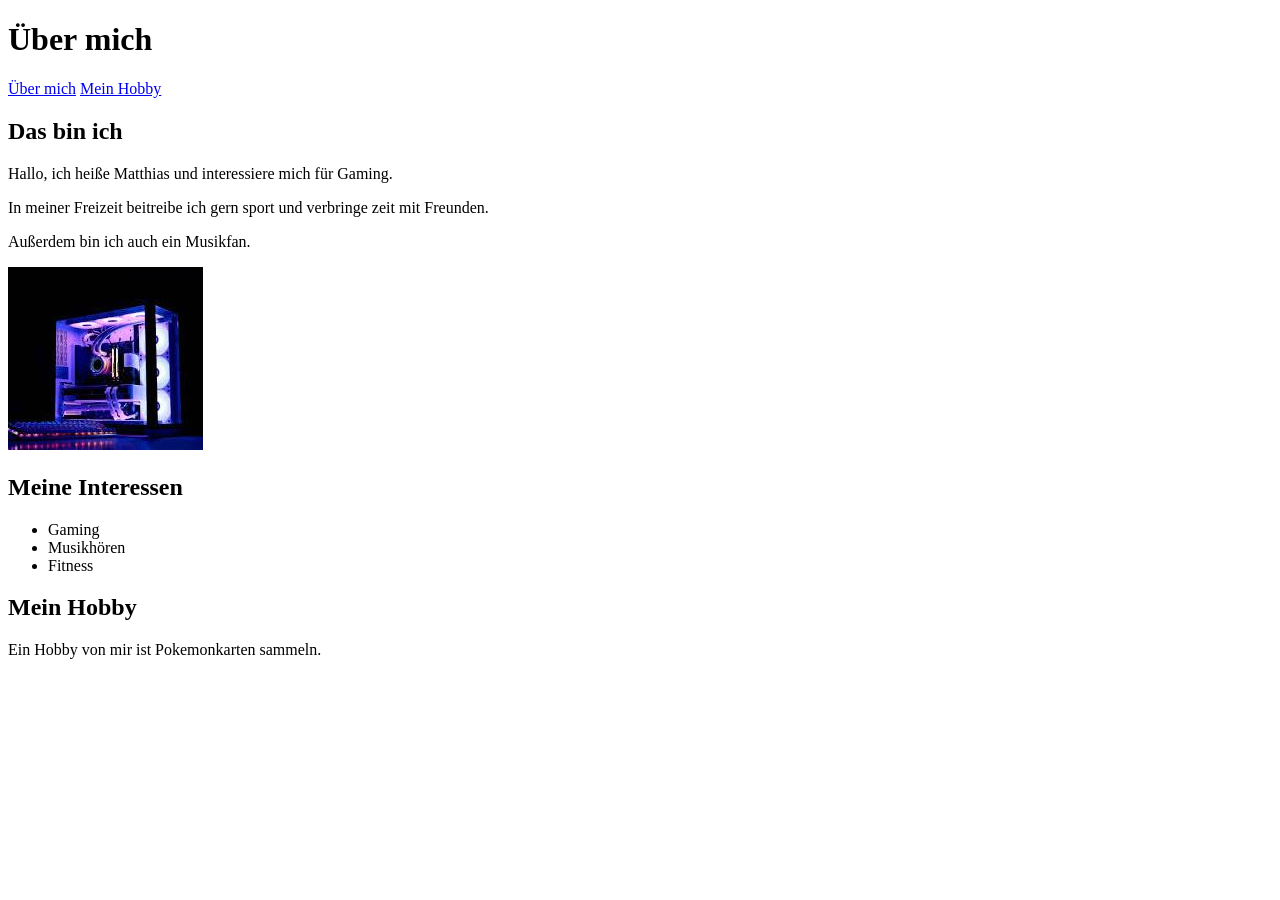
<file: index.html>
<!DOCTYPE html>
<html lang="de">
<head>
    <meta charset="UTF-8">
    <meta name="viewport" content="width=device-width, initial-scale=1.0">
    <title>Über mich</title>
</head>
<body>

    <header>
        <h1>Über mich</h1>

        <nav>
            <a href="#ueber-mich">Über mich</a>
            <a href="#hobby">Mein Hobby</a>
        </nav>
    </header>

    <main>
        <article id="ueber-mich">
            <h2>Das bin ich</h2>

            <p>Hallo, ich heiße Matthias und interessiere mich für Gaming.</p>
            <p>In meiner Freizeit beitreibe ich gern sport und verbringe zeit mit Freunden.</p>
            <p>Außerdem bin ich auch ein Musikfan.</p>

            <img src="Bild.jpg" alt="Gaming">

            <h2>Meine Interessen</h2>
            <ul>
                <li>Gaming</li>
                <li>Musikhören</li>
                <li>Fitness</li>
            </ul>
        </article>

        <aside id="hobby">
            <h2>Mein Hobby</h2>
            <p>Ein Hobby von mir ist Pokemonkarten sammeln.</p>
        </aside>
    </main>

</body>
</html>
</file>
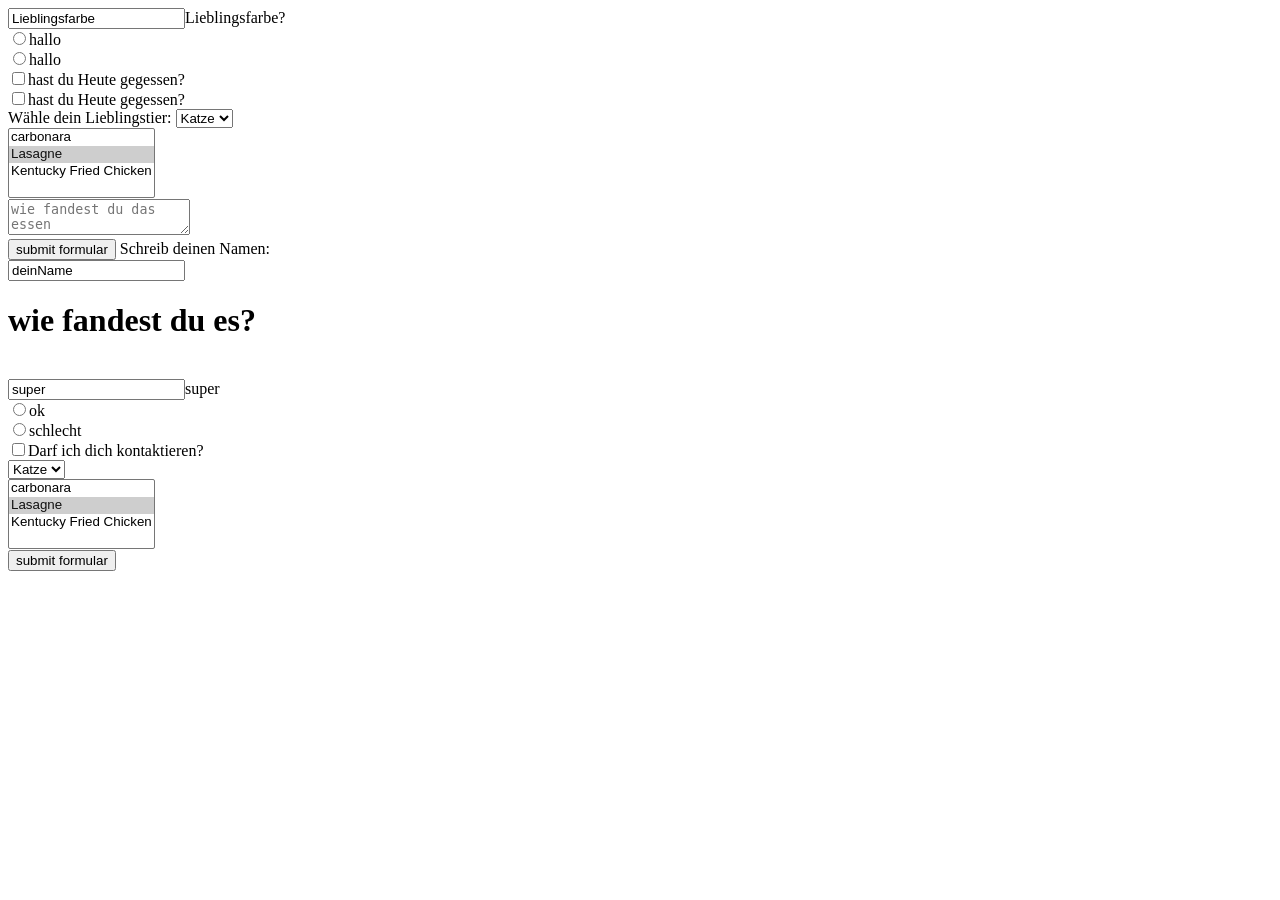
<file: formular.html>
<!DOCTYPE html>
<html lang="en">

<head>
    <meta charset="UTF-8">
    <meta name="viewport" content="width=device-width, initial-scale=1.0">
    <title>Document</title>
</head>

<body>
    <form action="mailto:hae250896@spengergasse.at" method="post" enctype="text/plain">
        <input type="text" value="Lieblingsfarbe" placeholder="schreib hier rein">Lieblingsfarbe?<br>
        <input type="radio" value="hallo">hallo<br>
        <input type="radio" value="hallo">hallo<br>
        <input type="checkbox" value="heuteGegessen"><a>hast du Heute gegessen?</a><br>
        <input type="checkbox" value="heuteGegessen"><a>hast du Heute gegessen?</a><br>
        <label for="autsch">Wähle dein Lieblingstier:</label>
        <select id="autsch" name="tier">
            <option value="hund">Hund</option>
            <option value="katze" selected>Katze</option>
            <option value="maus">Maus</option>
        </select><br>
        <select id="autsch" name="Essen" multiple>
            <option value="Spaghetti carbonara">carbonara</option>
            <option value="Lasagne" selected>Lasagne</option>
            <option value="Kentucky Fried Chicken">Kentucky Fried Chicken</option>
        </select><br>
        <textarea name="bewertung" placeholder="wie fandest du das essen"></textarea><br>
        <input type="submit" value="submit formular">

        <form action="mailto:feedback@example.at" method="post" enctype="text/plain">
            <label for="deinName">Schreib deinen Namen:</label><br>
            <input type="text" value="deinName" placeholder="schreib deinen Namen hir hinein"><br>
            <h1>wie fandest du es?</h1><br>
            <input type="" value="super">super<br>
            <input type="radio" value="ok">ok<br>
            <input type="radio" value="schlecht">schlecht<br>
            <input type="checkbox" value="kontakt"><a>Darf ich dich kontaktieren?</a><br>
            <select id="autsch" name="tier">
                <option value="hund">Hund</option>
                <option value="katze" selected>Katze</option>
                <option value="maus">Maus</option>
            </select><br>
            <select id="autsch" name="Essen" multiple>
                <option value="Spaghetti carbonara">carbonara</option>
                <option value="Lasagne" selected>Lasagne</option>
                <option value="Kentucky Fried Chicken">Kentucky Fried Chicken</option>
            </select><br>
            <input type="submit" value="submit formular">


        </form>
</body>

</html>
</file>
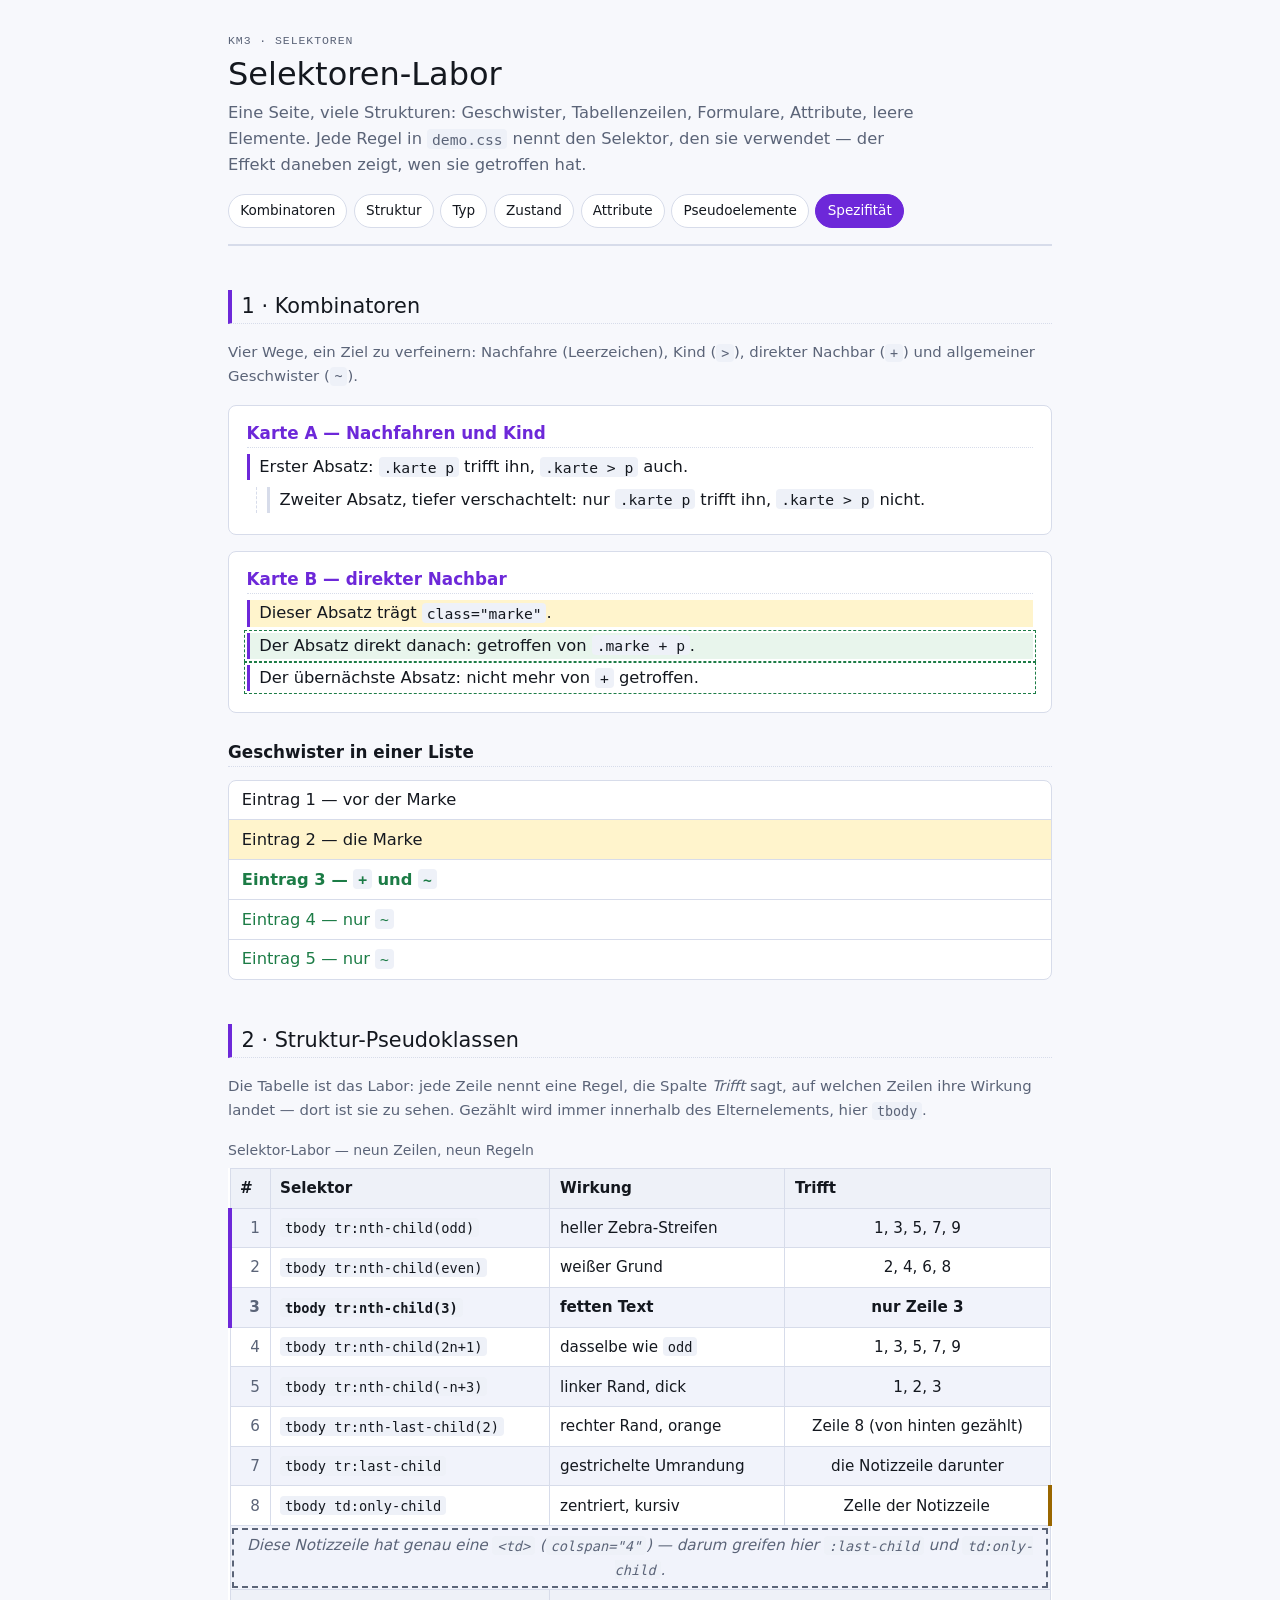
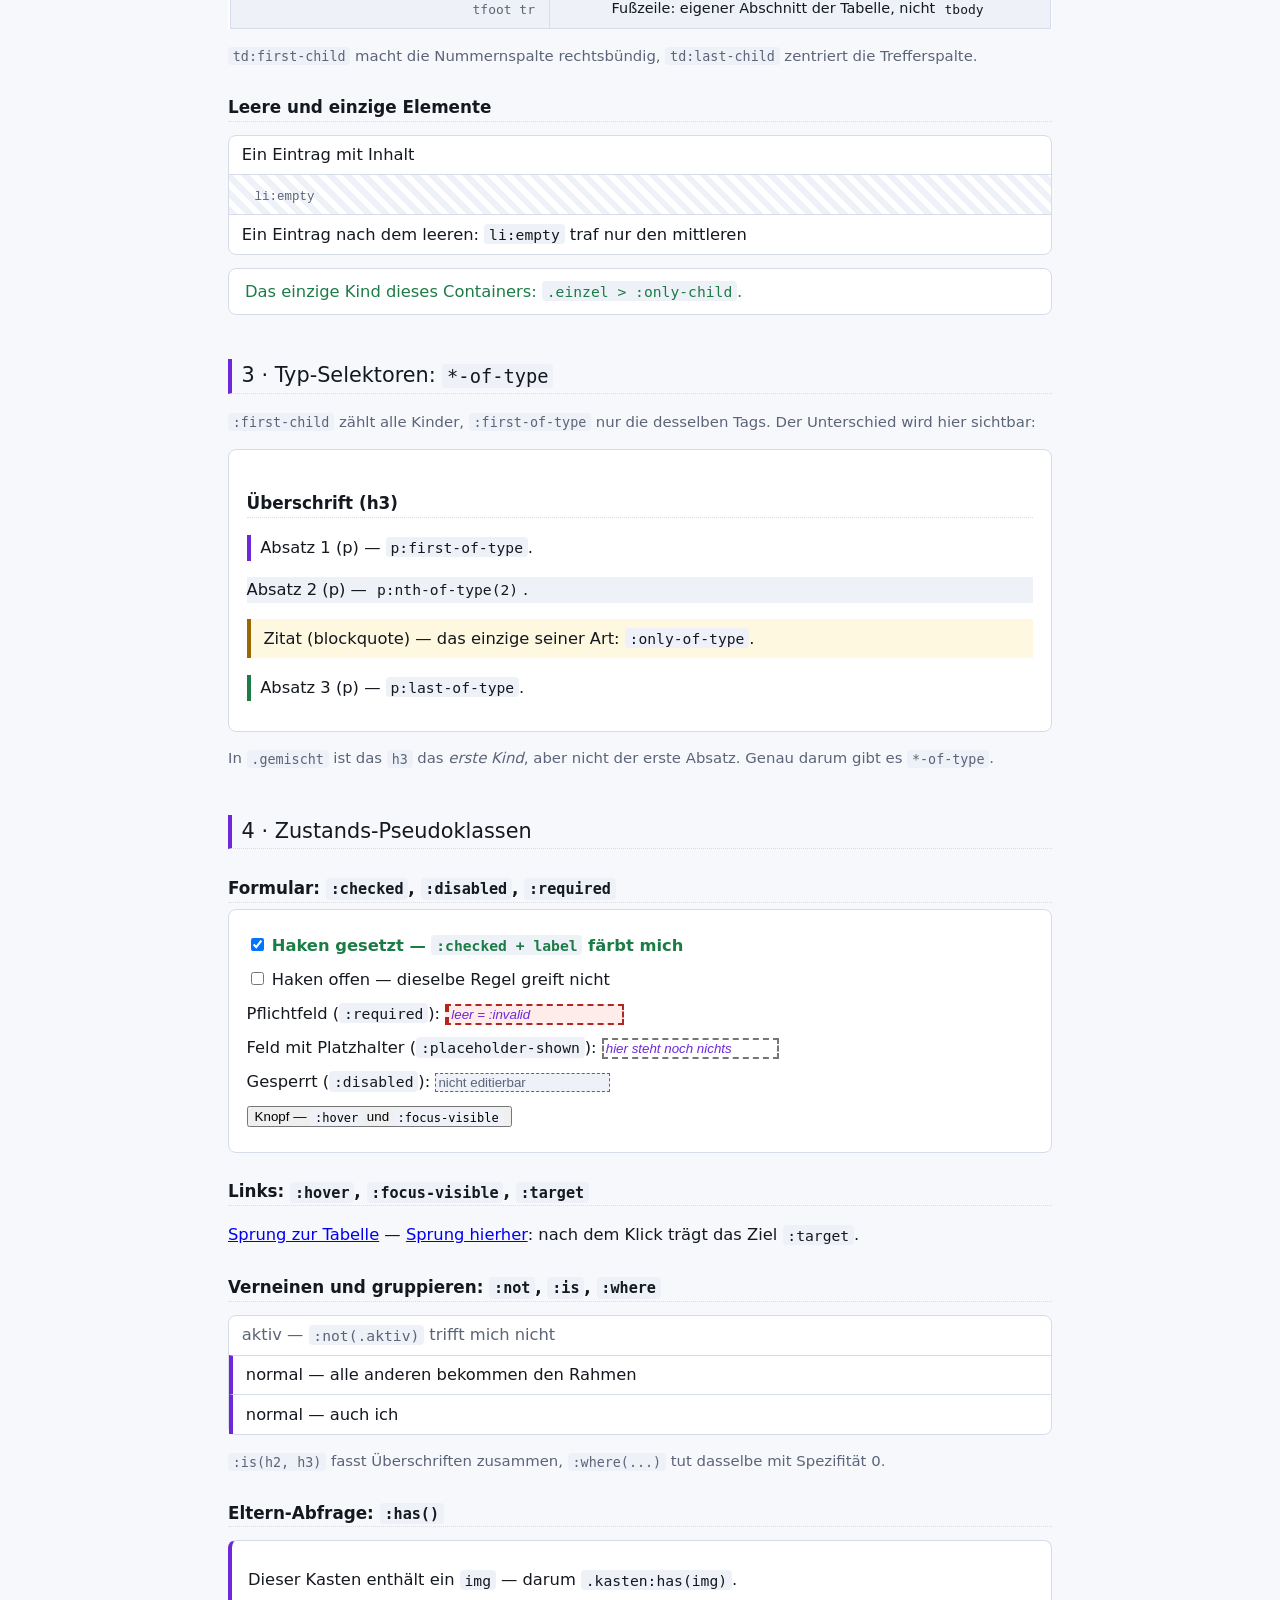
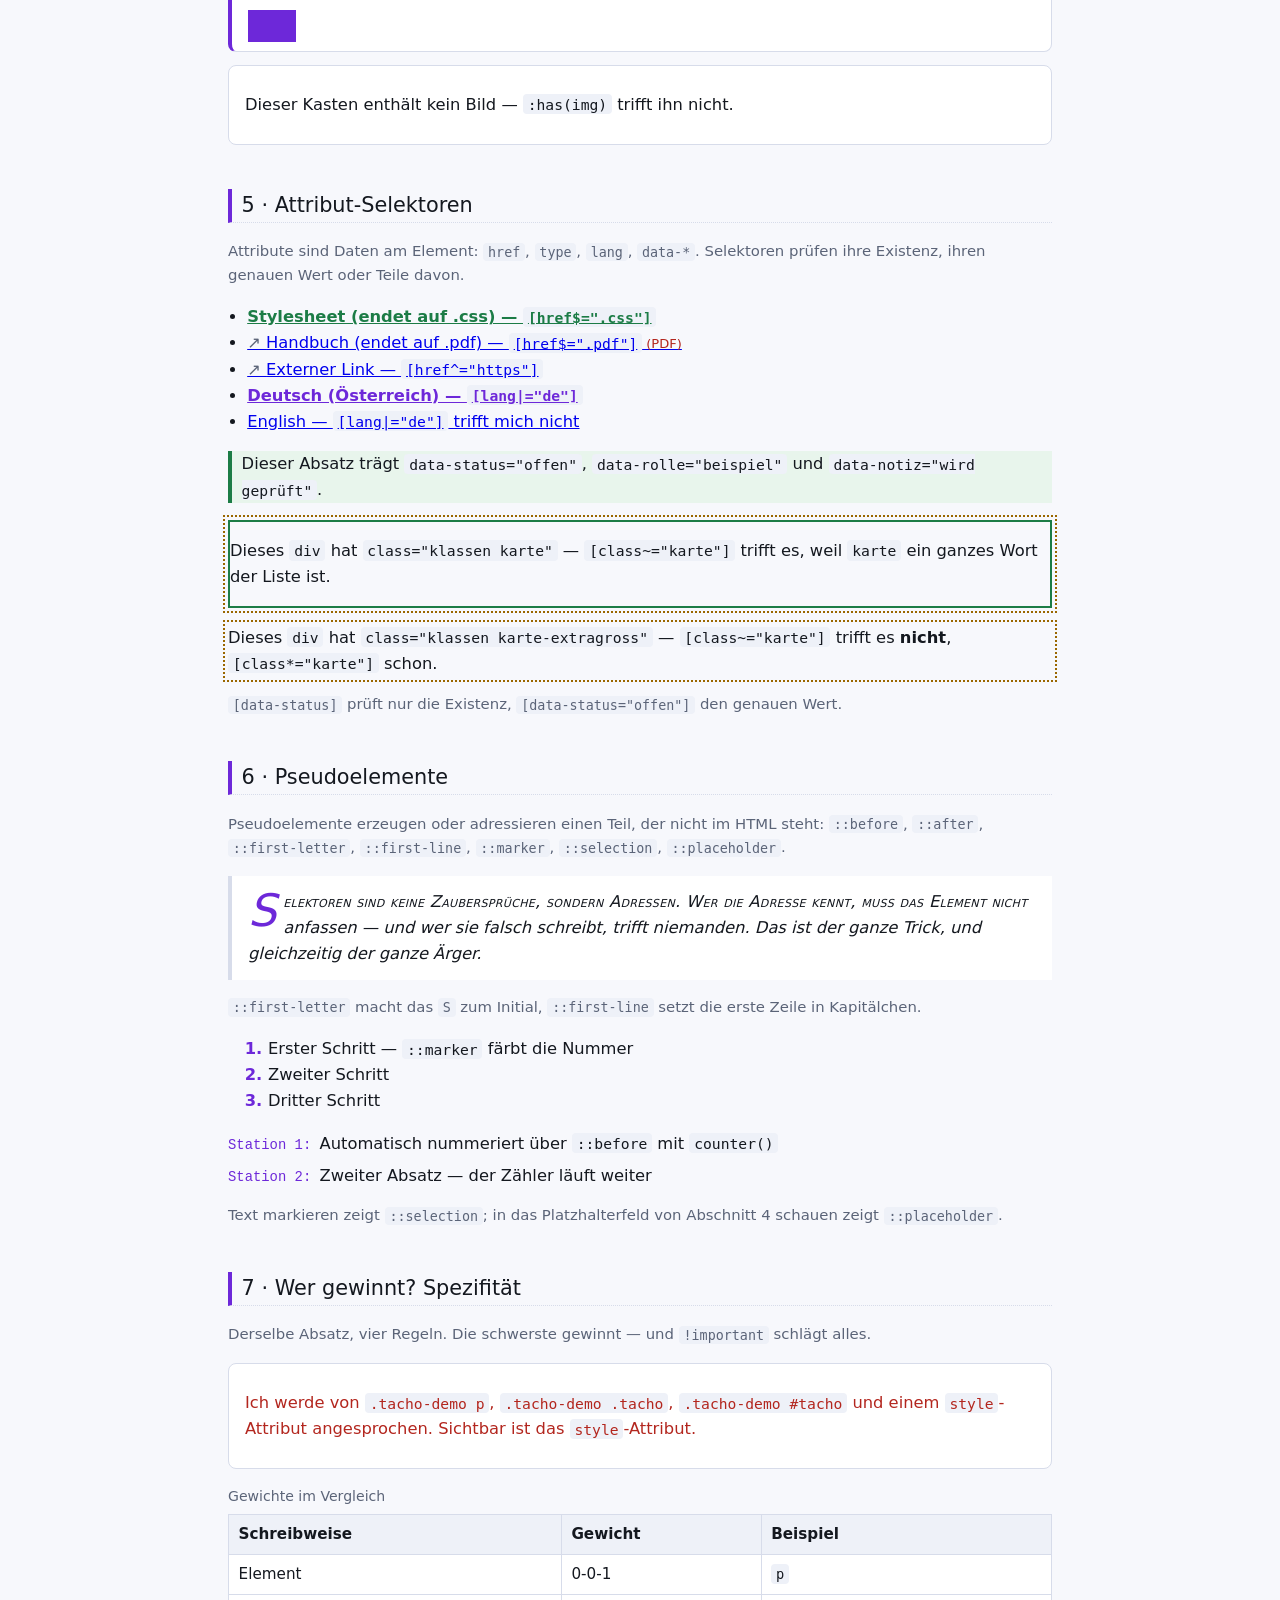
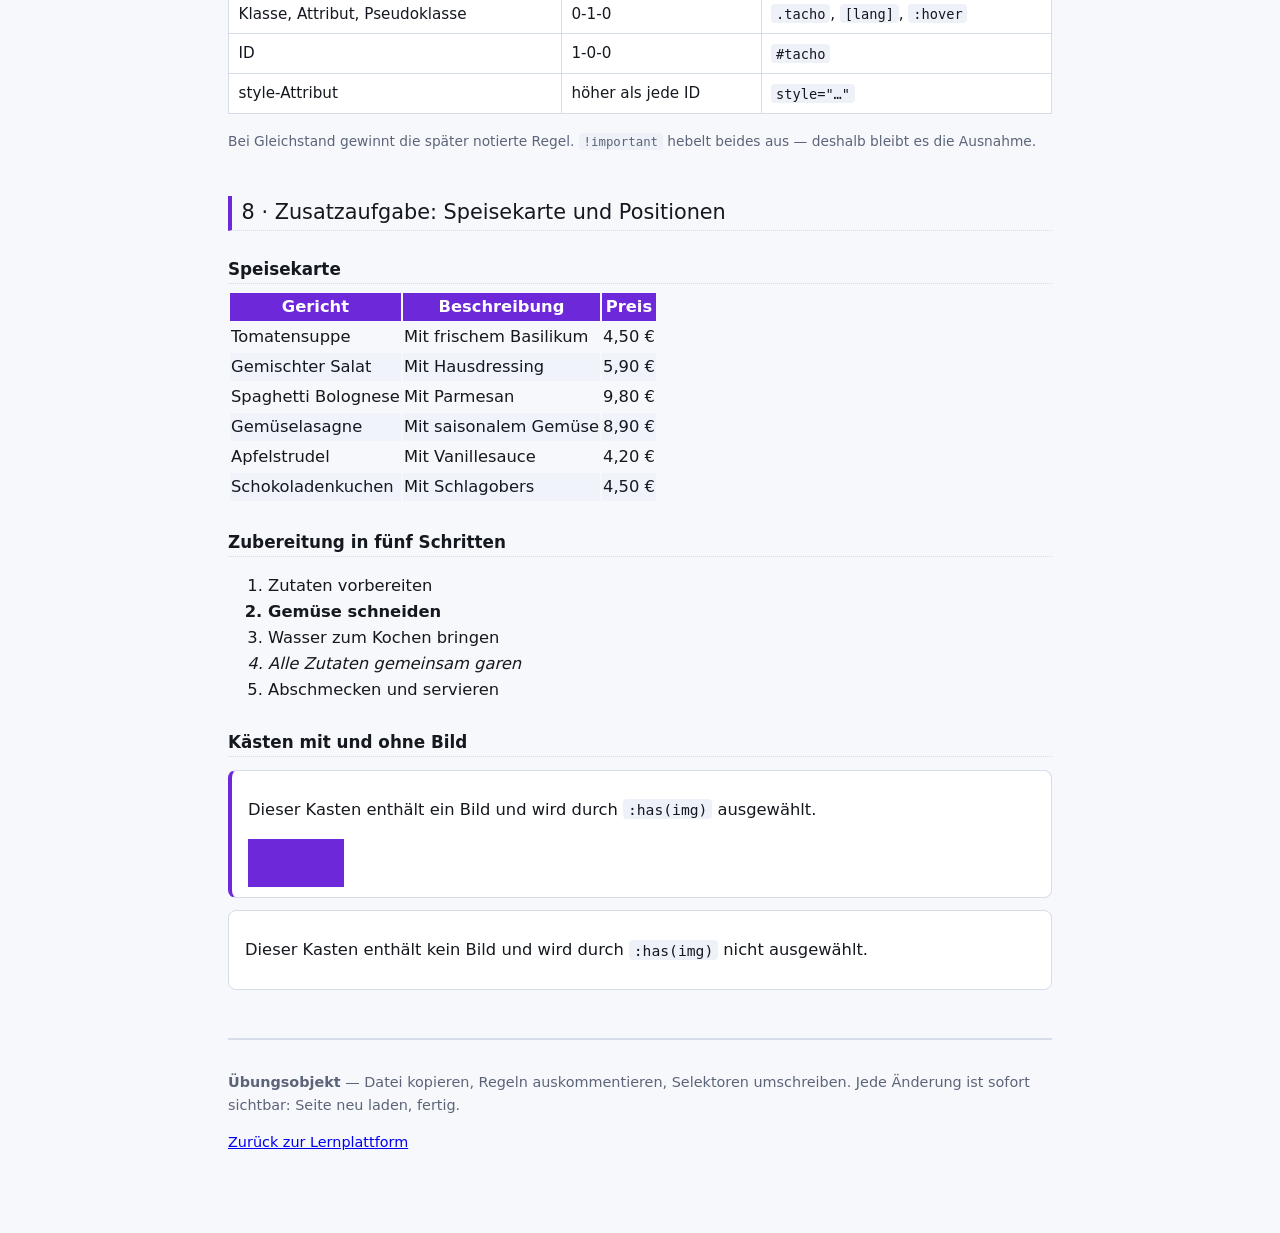
<file: 10.11 css selektoren/demo_bearbeitet.html>
<!DOCTYPE html>
<html lang="de">
<head>
    <meta charset="UTF-8">
    <meta name="viewport" content="width=device-width, initial-scale=1.0">
    <title>Selektoren-Labor — jede Regel trifft genau, was sie soll</title>
    <link rel="stylesheet" href="demo_bearbeitet.css">
</head>
<body>

<!-- ===================================================================
     Diese Seite ist das Übungsobjekt: lauter Strukturen, an denen sich
     jede Selektoren-Art zeigen lässt. demo.css daneben enthält zu jeder
     Regel einen Kommentar mit dem Selektor und seiner Wirkung.
     Vorgehen: DevTools öffnen (F12) → Elements → Element anklicken →
     rechts unter „Styles" sieht man, welche Regel greift. Regel in
     demo.css auskommentieren → Effekt verschwindet.
     =================================================================== -->

<header class="seite">
    <p class="kicker">KM3 · Selektoren</p>
    <h1>Selektoren-Labor</h1>
    <p class="intro">
        Eine Seite, viele Strukturen: Geschwister, Tabellenzeilen, Formulare,
        Attribute, leere Elemente. Jede Regel in <code>demo.css</code> nennt
        den Selektor, den sie verwendet — der Effekt daneben zeigt, wen sie
        getroffen hat.
    </p>
    <nav class="wegweiser" aria-label="Abschnitte">
        <a href="#kombinatoren">Kombinatoren</a>
        <a href="#struktur">Struktur</a>
        <a href="#typ">Typ</a>
        <a href="#zustand">Zustand</a>
        <a href="#attribute">Attribute</a>
        <a href="#pseudo">Pseudoelemente</a>
        <a href="#spezifitaet">Spezifität</a>
    </nav>
</header>

<main>

<!-- ------------------------------------------------------ Kombinatoren -->
<section id="kombinatoren">
    <h2>1 · Kombinatoren</h2>
    <p class="hinweis">
        Vier Wege, ein Ziel zu verfeinern: Nachfahre (Leerzeichen),
        Kind (<code>&gt;</code>), direkter Nachbar (<code>+</code>) und
        allgemeiner Geschwister (<code>~</code>).
    </p>

    <article class="karte">
        <h3>Karte A — Nachfahren und Kind</h3>
        <p>Erster Absatz: <code>.karte p</code> trifft ihn, <code>.karte &gt; p</code> auch.</p>
        <div class="innen">
            <p>Zweiter Absatz, tiefer verschachtelt: nur <code>.karte p</code> trifft ihn,
                <code>.karte &gt; p</code> nicht.</p>
        </div>
    </article>

    <article class="karte">
        <h3>Karte B — direkter Nachbar</h3>
        <p class="marke">Dieser Absatz trägt <code>class="marke"</code>.</p>
        <p>Der Absatz direkt danach: getroffen von <code>.marke + p</code>.</p>
        <p>Der übernächste Absatz: nicht mehr von <code>+</code> getroffen.</p>
    </article>

    <h3>Geschwister in einer Liste</h3>
    <ul class="liste">
        <li>Eintrag 1 — vor der Marke</li>
        <li class="marke">Eintrag 2 — die Marke</li>
        <li>Eintrag 3 — <code>+</code> und <code>~</code></li>
        <li>Eintrag 4 — nur <code>~</code></li>
        <li>Eintrag 5 — nur <code>~</code></li>
    </ul>
</section>

<!-- ---------------------------------------------------------- Struktur -->
<section id="struktur">
    <h2>2 · Struktur-Pseudoklassen</h2>
    <p class="hinweis">
        Die Tabelle ist das Labor: jede Zeile nennt eine Regel, die Spalte
        <em>Trifft</em> sagt, auf welchen Zeilen ihre Wirkung landet — dort
        ist sie zu sehen. Gezählt wird immer innerhalb des Elternelements,
        hier <code>tbody</code>.
    </p>

    <table class="labor">
        <caption>Selektor-Labor — neun Zeilen, neun Regeln</caption>
        <thead>
            <tr>
                <th scope="col">#</th>
                <th scope="col">Selektor</th>
                <th scope="col">Wirkung</th>
                <th scope="col">Trifft</th>
            </tr>
        </thead>
        <tbody>
            <tr>
                <td>1</td>
                <td><code>tbody tr:nth-child(odd)</code></td>
                <td>heller Zebra-Streifen</td>
                <td>1, 3, 5, 7, 9</td>
            </tr>
            <tr>
                <td>2</td>
                <td><code>tbody tr:nth-child(even)</code></td>
                <td>weißer Grund</td>
                <td>2, 4, 6, 8</td>
            </tr>
            <tr>
                <td>3</td>
                <td><code>tbody tr:nth-child(3)</code></td>
                <td>fetten Text</td>
                <td>nur Zeile 3</td>
            </tr>
            <tr>
                <td>4</td>
                <td><code>tbody tr:nth-child(2n+1)</code></td>
                <td>dasselbe wie <code>odd</code></td>
                <td>1, 3, 5, 7, 9</td>
            </tr>
            <tr>
                <td>5</td>
                <td><code>tbody tr:nth-child(-n+3)</code></td>
                <td>linker Rand, dick</td>
                <td>1, 2, 3</td>
            </tr>
            <tr>
                <td>6</td>
                <td><code>tbody tr:nth-last-child(2)</code></td>
                <td>rechter Rand, orange</td>
                <td>Zeile 8 (von hinten gezählt)</td>
            </tr>
            <tr>
                <td>7</td>
                <td><code>tbody tr:last-child</code></td>
                <td>gestrichelte Umrandung</td>
                <td>die Notizzeile darunter</td>
            </tr>
            <tr>
                <td>8</td>
                <td><code>tbody td:only-child</code></td>
                <td>zentriert, kursiv</td>
                <td>Zelle der Notizzeile</td>
            </tr>
            <tr>
                <td colspan="4">Diese Notizzeile hat genau eine <code>&lt;td&gt;</code> (<code>colspan="4"</code>) — darum greifen hier <code>:last-child</code> und <code>td:only-child</code>.</td>
            </tr>
        </tbody>
        <tfoot>
            <tr>
                <td colspan="2"><code>tfoot tr</code></td>
                <td colspan="2">Fußzeile: eigener Abschnitt der Tabelle, nicht <code>tbody</code></td>
            </tr>
        </tfoot>
    </table>

    <p class="hinweis">
        <code>td:first-child</code> macht die Nummernspalte rechtsbündig,
        <code>td:last-child</code> zentriert die Trefferspalte.
    </p>

    <h3>Leere und einzige Elemente</h3>
    <ul class="liste">
        <li>Ein Eintrag mit Inhalt</li>
        <li class="leer"></li>
        <li>Ein Eintrag nach dem leeren: <code>li:empty</code> traf nur den mittleren</li>
    </ul>
    <div class="einzel">
        <p>Das einzige Kind dieses Containers: <code>.einzel &gt; :only-child</code>.</p>
    </div>
</section>

<!-- --------------------------------------------------------------- Typ -->
<section id="typ">
    <h2>3 · Typ-Selektoren: <code>*-of-type</code></h2>
    <p class="hinweis">
        <code>:first-child</code> zählt alle Kinder, <code>:first-of-type</code>
        nur die desselben Tags. Der Unterschied wird hier sichtbar:
    </p>

    <article class="gemischt">
        <h3>Überschrift (h3)</h3>
        <p>Absatz 1 (p) — <code>p:first-of-type</code>.</p>
        <p>Absatz 2 (p) — <code>p:nth-of-type(2)</code>.</p>
        <blockquote>Zitat (blockquote) — das einzige seiner Art: <code>:only-of-type</code>.</blockquote>
        <p>Absatz 3 (p) — <code>p:last-of-type</code>.</p>
    </article>

    <p class="hinweis">
        In <code>.gemischt</code> ist das <code>h3</code> das
        <em>erste Kind</em>, aber nicht der erste Absatz. Genau darum gibt es
        <code>*-of-type</code>.
    </p>
</section>

<!-- ----------------------------------------------------------- Zustand -->
<section id="zustand">
    <h2>4 · Zustands-Pseudoklassen</h2>

    <h3>Formular: <code>:checked</code>, <code>:disabled</code>, <code>:required</code></h3>
    <form class="formular">
        <p class="feld">
            <input type="checkbox" id="demo-haken" checked>
            <label for="demo-haken">Haken gesetzt — <code>:checked + label</code> färbt mich</label>
        </p>
        <p class="feld">
            <input type="checkbox" id="demo-haken-2">
            <label for="demo-haken-2">Haken offen — dieselbe Regel greift nicht</label>
        </p>
        <p class="feld">
            <label for="demo-text">Pflichtfeld (<code>:required</code>):</label>
            <input type="text" id="demo-text" required placeholder="leer = :invalid">
        </p>
        <p class="feld">
            <label for="demo-text-2">Feld mit Platzhalter (<code>:placeholder-shown</code>):</label>
            <input type="text" id="demo-text-2" placeholder="hier steht noch nichts">
        </p>
        <p class="feld">
            <label for="demo-gesperrt">Gesperrt (<code>:disabled</code>):</label>
            <input type="text" id="demo-gesperrt" value="nicht editierbar" disabled>
        </p>
        <p class="feld">
            <button type="button">Knopf — <code>:hover</code> und <code>:focus-visible</code></button>
        </p>
    </form>

    <h3>Links: <code>:hover</code>, <code>:focus-visible</code>, <code>:target</code></h3>
    <p>
        <a href="#struktur">Sprung zur Tabelle</a> —
        <a href="#zustand">Sprung hierher</a>: nach dem Klick trägt das Ziel
        <code>:target</code>.
    </p>

    <h3>Verneinen und gruppieren: <code>:not</code>, <code>:is</code>, <code>:where</code></h3>
    <ul class="liste auswahl">
        <li class="aktiv">aktiv — <code>:not(.aktiv)</code> trifft mich nicht</li>
        <li>normal — alle anderen bekommen den Rahmen</li>
        <li>normal — auch ich</li>
    </ul>
    <p class="hinweis">
        <code>:is(h2, h3)</code> fasst Überschriften zusammen,
        <code>:where(...)</code> tut dasselbe mit Spezifität 0.
    </p>

    <h3>Eltern-Abfrage: <code>:has()</code></h3>
    <div class="kasten">
        <p>Dieser Kasten enthält ein <code>img</code> — darum <code>.kasten:has(img)</code>.</p>
        <img src="data:image/svg+xml,%3Csvg xmlns='http://www.w3.org/2000/svg' width='48' height='32'%3E%3Crect width='48' height='32' fill='%236d28d9'/%3E%3C/svg%3E"
             alt="Platzhalterbild" width="48" height="32">
    </div>
    <div class="kasten">
        <p>Dieser Kasten enthält kein Bild — <code>:has(img)</code> trifft ihn nicht.</p>
    </div>
</section>

<!-- -------------------------------------------------------- Attribute -->
<section id="attribute">
    <h2>5 · Attribut-Selektoren</h2>
    <p class="hinweis">
        Attribute sind Daten am Element: <code>href</code>, <code>type</code>,
        <code>lang</code>, <code>data-*</code>. Selektoren prüfen ihre
        Existenz, ihren genauen Wert oder Teile davon.
    </p>

    <ul class="links">
        <li><a href="demo.css">Stylesheet (endet auf .css) — <code>[href$=".css"]</code></a></li>
        <li><a href="https://example.org/handbuch.pdf">Handbuch (endet auf .pdf) — <code>[href$=".pdf"]</code></a></li>
        <li><a href="https://example.org/">Externer Link — <code>[href^="https"]</code></a></li>
        <li><a href="#attribute" lang="de-AT">Deutsch (Österreich) — <code>[lang|="de"]</code></a></li>
        <li><a href="#attribute" lang="en">English — <code>[lang|="de"]</code> trifft mich nicht</a></li>
    </ul>

    <p class="daten" data-status="offen" data-rolle="beispiel" data-notiz="wird geprüft">
        Dieser Absatz trägt <code>data-status="offen"</code>,
        <code>data-rolle="beispiel"</code> und
        <code>data-notiz="wird geprüft"</code>.
    </p>

    <div class="klassen karte">
        <p>Dieses <code>div</code> hat <code>class="klassen karte"</code> —
            <code>[class~="karte"]</code> trifft es, weil <code>karte</code>
            ein ganzes Wort der Liste ist.</p>
    </div>
    <div class="klassen karte-extragross">
        <p>Dieses <code>div</code> hat <code>class="klassen karte-extragross"</code> —
            <code>[class~="karte"]</code> trifft es <strong>nicht</strong>,
            <code>[class*="karte"]</code> schon.</p>
    </div>

    <p class="hinweis">
        <code>[data-status]</code> prüft nur die Existenz,
        <code>[data-status="offen"]</code> den genauen Wert.
    </p>
</section>

<!-- ---------------------------------------------------- Pseudoelemente -->
<section id="pseudo">
    <h2>6 · Pseudoelemente</h2>
    <p class="hinweis">
        Pseudoelemente erzeugen oder adressieren einen Teil, der nicht im HTML
        steht: <code>::before</code>, <code>::after</code>, <code>::first-letter</code>,
        <code>::first-line</code>, <code>::marker</code>, <code>::selection</code>,
        <code>::placeholder</code>.
    </p>

    <blockquote class="zitat">
        Selektoren sind keine Zaubersprüche, sondern Adressen. Wer die Adresse
        kennt, muss das Element nicht anfassen — und wer sie falsch schreibt,
        trifft niemanden. Das ist der ganze Trick, und gleichzeitig der ganze
        Ärger.
    </blockquote>
    <p class="hinweis">
        <code>::first-letter</code> macht das <code>S</code> zum Initial,
        <code>::first-line</code> setzt die erste Zeile in Kapitälchen.
    </p>

    <ol class="schritte">
        <li>Erster Schritt — <code>::marker</code> färbt die Nummer</li>
        <li>Zweiter Schritt</li>
        <li>Dritter Schritt</li>
    </ol>

    <p class="zaehler">Automatisch nummeriert über <code>::before</code> mit <code>counter()</code></p>
    <p class="zaehler">Zweiter Absatz — der Zähler läuft weiter</p>

    <p class="hinweis">
        Text markieren zeigt <code>::selection</code>; in das Platzhalterfeld
        von Abschnitt 4 schauen zeigt <code>::placeholder</code>.
    </p>
</section>

<!-- -------------------------------------------------------- Spezifität -->
<section id="spezifitaet">
    <h2>7 · Wer gewinnt? Spezifität</h2>
    <p class="hinweis">
        Derselbe Absatz, vier Regeln. Die schwerste gewinnt — und
        <code>!important</code> schlägt alles.
    </p>

    <div class="tacho-demo">
        <p class="tacho" id="tacho" style="color: #b3261e;">
            Ich werde von <code>.tacho-demo p</code>, <code>.tacho-demo .tacho</code>,
            <code>.tacho-demo #tacho</code> und einem <code>style</code>-Attribut
            angesprochen. Sichtbar ist das <code>style</code>-Attribut.
        </p>
    </div>

    <table class="gewichte">
        <caption>Gewichte im Vergleich</caption>
        <thead>
            <tr><th scope="col">Schreibweise</th><th scope="col">Gewicht</th><th scope="col">Beispiel</th></tr>
        </thead>
        <tbody>
            <tr><td>Element</td><td>0-0-1</td><td><code>p</code></td></tr>
            <tr><td>Klasse, Attribut, Pseudoklasse</td><td>0-1-0</td><td><code>.tacho</code>, <code>[lang]</code>, <code>:hover</code></td></tr>
            <tr><td>ID</td><td>1-0-0</td><td><code>#tacho</code></td></tr>
            <tr><td>style-Attribut</td><td>höher als jede ID</td><td><code>style="…"</code></td></tr>
        </tbody>
    </table>
    <p class="fussnote">
        Bei Gleichstand gewinnt die später notierte Regel. <code>!important</code>
        hebelt beides aus — deshalb bleibt es die Ausnahme.
    </p>
</section>



<!-- ----------------------------------------------------- Zusatzaufgabe -->
<section>
    <h2>8 · Zusatzaufgabe: Speisekarte und Positionen</h2>

    <h3>Speisekarte</h3>
    <table>
        <thead>
            <tr>
                <th scope="col">Gericht</th>
                <th scope="col">Beschreibung</th>
                <th scope="col">Preis</th>
            </tr>
        </thead>
        <tbody>
            <tr><td>Tomatensuppe</td><td>Mit frischem Basilikum</td><td>4,50 €</td></tr>
            <tr><td>Gemischter Salat</td><td>Mit Hausdressing</td><td>5,90 €</td></tr>
            <tr><td>Spaghetti Bolognese</td><td>Mit Parmesan</td><td>9,80 €</td></tr>
            <tr><td>Gemüselasagne</td><td>Mit saisonalem Gemüse</td><td>8,90 €</td></tr>
            <tr><td>Apfelstrudel</td><td>Mit Vanillesauce</td><td>4,20 €</td></tr>
            <tr><td>Schokoladenkuchen</td><td>Mit Schlagobers</td><td>4,50 €</td></tr>
        </tbody>
    </table>

    <h3>Zubereitung in fünf Schritten</h3>
    <ol>
        <li>Zutaten vorbereiten</li>
        <li>Gemüse schneiden</li>
        <li>Wasser zum Kochen bringen</li>
        <li>Alle Zutaten gemeinsam garen</li>
        <li>Abschmecken und servieren</li>
    </ol>

    <h3>Kästen mit und ohne Bild</h3>
    <div class="kasten">
        <p>Dieser Kasten enthält ein Bild und wird durch <code>:has(img)</code> ausgewählt.</p>
        <img src="data:image/svg+xml,%3Csvg xmlns='http://www.w3.org/2000/svg' width='96' height='48'%3E%3Crect width='96' height='48' fill='%236d28d9'/%3E%3C/svg%3E"
             alt="Violettes Beispielbild" width="96" height="48">
    </div>
    <div class="kasten">
        <p>Dieser Kasten enthält kein Bild und wird durch <code>:has(img)</code> nicht ausgewählt.</p>
    </div>
</section>

</main>

<footer class="seite">
    <p>
        <strong>Übungsobjekt</strong> — Datei kopieren, Regeln auskommentieren,
        Selektoren umschreiben. Jede Änderung ist sofort sichtbar:
        Seite neu laden, fertig.
    </p>
    <p><a href="../../index.html">Zurück zur Lernplattform</a></p>
</footer>

</body>
</html>
</file>
<file: 10.11 css selektoren/demo_bearbeitet.css>
/* ===================================================================
   Selektoren-Labor — Stylesheet zur Demo-Seite.

   Aufbau: Abschnitte in derselben Reihenfolge wie demo.html. Über jeder
   Regel steht der Selektor, der hier etwas zeigt, und was er bewirkt.
   Alle Effekte sind absichtlich grob sichtbar: farbige Ränder, Flächen,
   Fettschrift. Wer eine Regel auskommentiert, sieht sofort, wen sie
   getroffen hat.

   Kein Framework, keine externen Dateien: nur diese eine CSS-Datei.
   =================================================================== */

:root {
    --text: #14181f;
    --muted: #5b6478;
    --line: #d7dcea;
    --bg: #f7f8fc;
    --panel: #ffffff;
    --tint: #eef1f8;
    --zebra: #f1f3fb;
    --accent: #6d28d9;
    --ok: #1c7c46;
    --warn: #9a6700;
    --err: #b3261e;
}

* { box-sizing: border-box; }

/* body — Grundlesbarkeit; die Demo ist bewusst hell (Projektion + Ausdruck) */
body {
    max-width: 54rem;
    margin: 0 auto;
    padding: 2rem 1.25rem 4rem;
    font-family: "Segoe UI", system-ui, -apple-system, sans-serif;
    font-size: 1.02rem;
    line-height: 1.6;
    color: var(--text);
    background: var(--bg);
}

/* code — Monospace auf hellem Grund, damit Selektoren ins Auge fallen */
code {
    font-family: "Cascadia Code", Consolas, "DejaVu Sans Mono", monospace;
    font-size: 0.9em;
    background: var(--tint);
    padding: 0.1rem 0.3rem;
    border-radius: 4px;
}

/* ------------------------------------------------------------- Grundriss */

/* h2 — Abschnittsüberschriften mit Akzentkante */
h2 {
    margin-top: 2.75rem;
    padding-left: 0.6rem;
    border-left: 4px solid var(--accent);
    font-size: 1.3rem;
    font-weight: 500;
}

/* h3 — Zwischenüberschriften */
h3 {
    margin: 1.6rem 0 0.4rem;
    font-size: 1.05rem;
}

/* .kicker — kleine Vorzeile im Seitenkopf */
.kicker {
    margin: 0;
    font-family: "Cascadia Code", Consolas, monospace;
    font-size: 0.72rem;
    text-transform: uppercase;
    letter-spacing: 0.08em;
    color: var(--muted);
}

/* header.seite, footer.seite — Kopf und Fuß der Seite */
header.seite {
    border-bottom: 2px solid var(--line);
    padding-bottom: 1rem;
    margin-bottom: 1.5rem;
}

footer.seite {
    margin-top: 3rem;
    border-top: 2px solid var(--line);
    padding-top: 1rem;
    color: var(--muted);
    font-size: 0.9rem;
}

/* h1 — nur eine Hauptüberschrift, groß genug für den Beamer */
h1 {
    margin: 0.3rem 0 0.4rem;
    font-size: 2rem;
    font-weight: 500;
    line-height: 1.2;
}

/* .intro — Einleitungssatz */
.intro {
    max-width: 44rem;
    margin: 0 0 1rem;
    color: var(--muted);
}

/* .hinweis — graue Erklärzeile unter einem Beispiel */
.hinweis {
    color: var(--muted);
    font-size: 0.93rem;
}

/* .fussnote — Kleingedrucktes */
.fussnote {
    color: var(--muted);
    font-size: 0.86rem;
}

/* section:target — die angesprungene Sektion bekommt einen Farbstreifen */
section:target {
    background: linear-gradient(90deg, var(--tint), transparent 70%);
    outline: 1px dashed var(--line);
}

/* -------------------------------------------------- Navigation (Kopf) */

/* nav.wegweiser — Sprungmarken als Chips */
.wegweiser {
    display: flex;
    flex-wrap: wrap;
    gap: 0.4rem;
}

/* nav.wegweiser a — jeder Chip */
.wegweiser a {
    padding: 0.3rem 0.7rem;
    border: 1px solid var(--line);
    border-radius: 999px;
    background: var(--panel);
    color: var(--text);
    text-decoration: none;
    font-size: 0.85rem;
}

/* nav.wegweiser a:hover, a:focus-visible — Rückmeldung für Maus und Tastatur */
.wegweiser a:hover {
    border-color: var(--accent);
    color: var(--accent);
}

.wegweiser a:focus-visible {
    outline: 3px solid var(--accent);
    outline-offset: 2px;
}

/* nav.wegweiser a:last-child — der letzte Chip hebt sich ab */
.wegweiser a:last-child {
    background: var(--accent);
    color: #ffffff;
    border-color: var(--accent);
}

/* ------------------------------------------------ 1 · Kombinatoren */

/* .karte — Container der Beispiele */
article.karte {
    background: var(--panel);
    border: 1px solid var(--line);
    border-radius: 8px;
    padding: 0.9rem 1.1rem;
    margin: 1rem 0;
}

/* .karte h3 — Nachfahre: jede h3 irgendwo in der Karte */
article.karte h3 {
    margin-top: 0;
    color: var(--accent);
}

/* .karte p — Nachfahre: JEDER Absatz, egal wie tief */
article.karte p {
    margin: 0.4rem 0;
    padding-left: 0.6rem;
    border-left: 3px solid var(--line);
}

/* .karte > p — Kind: nur Absätze, die direkt in der Karte liegen.
   Der verschachtelte Absatz in .innen behält darum den grauen Rand. */
article.karte > p {
    border-left-color: var(--accent);
}

/* .innen — der Verschachtelungs-Kasten */
.innen {
    margin-left: 0.6rem;
    padding-left: 0.6rem;
    border-left: 1px dashed var(--line);
}

/* .marke — das markierte Element, von dem aus Geschwister zählen */
.marke {
    background: #fff4cc;
}

/* .marke + p — direkter Nachbar: nur der EINE Absatz danach */
.marke + p {
    background: #e8f5ec;
    border-left-color: var(--ok);
}

/* .marke ~ p — allgemeiner Geschwister: ALLE Absätze danach */
.marke ~ p {
    outline: 1px dashed var(--ok);
    outline-offset: 2px;
}

/* .liste — Ausgangsliste für die Geschwister-Regeln */
.liste {
    list-style: none;
    margin: 0.8rem 0;
    padding: 0;
    border: 1px solid var(--line);
    border-radius: 8px;
    background: var(--panel);
}

/* .liste li — jeder Eintrag */
.liste li {
    padding: 0.4rem 0.8rem;
}

/* .liste li + li — jeder Eintrag, der einen Vorgänger hat */
.liste li + li {
    border-top: 1px solid var(--line);
}

/* .liste li.marke + li — nur der direkte Nachfolger der Marke */
.liste li.marke + li {
    font-weight: 700;
}

/* .liste li.marke ~ li — alle Nachfolger der Marke */
.liste li.marke ~ li {
    color: var(--ok);
}

/* --------------------------------------------------- 2 · Struktur */

/* table.labor — die Tabelle als Zielscheibe; volle Breite, klares Gitter */
table.labor {
    width: 100%;
    margin: 1rem 0;
    border-collapse: collapse;
    background: var(--panel);
    font-size: 0.95rem;
}

/* caption — Tabellenbeschriftung, links über der Tabelle */
table.labor caption {
    caption-side: top;
    text-align: left;
    padding-bottom: 0.4rem;
    color: var(--muted);
    font-size: 0.88rem;
}

/* table.labor th, table.labor td — Zellenraster */
table.labor th,
table.labor td {
    border: 1px solid var(--line);
    padding: 0.45rem 0.6rem;
    text-align: left;
    vertical-align: top;
}

/* table.labor th — Kopfzellen */
table.labor th {
    background: var(--tint);
}

/* table.labor tbody tr:nth-child(odd) — jede ungerade Zeile im tbody */
table.labor tbody tr:nth-child(odd) {
    background: var(--zebra);
}

/* table.labor tbody tr:nth-child(even) — jede gerade Zeile im tbody */
table.labor tbody tr:nth-child(even) {
    background: var(--panel);
}

/* table.labor tbody tr:nth-child(3) — die dritte Zeile, fetter Text */
table.labor tbody tr:nth-child(3) {
    font-weight: 700;
}

/* table.labor tbody tr:nth-child(2n+1) — dasselbe wie "odd": 2n+1 = 1, 3, 5, 7 …
   Die Regel steht hier, damit man die Schreibweisen vergleichen kann. */
table.labor tbody tr:nth-child(2n+1) {
    background: var(--zebra);
}

/* table.labor tbody tr:nth-child(-n+3) — die ersten drei Zeilen (3, 2, 1) */
table.labor tbody tr:nth-child(-n+3) {
    border-left: 4px solid var(--accent);
}

/* table.labor tbody tr:nth-last-child(2) — die vorletzte Zeile, von hinten gezählt */
table.labor tbody tr:nth-last-child(2) {
    border-right: 4px solid var(--warn);
}

/* tbody tr:last-child — die letzte Zeile im tbody */
table.labor tbody tr:last-child {
    outline: 2px dashed var(--muted);
    outline-offset: -4px;
}

/* tbody td:only-child — eine Zelle, die das einzige Kind ihrer Zeile ist
   (die Zeile mit colspan="4"). Steht vor den Spaltenregeln, damit
   td:last-child die Ausrichtung danach überschreiben kann. */
table.labor tbody td:only-child {
    text-align: center;
    font-style: italic;
    color: var(--muted);
}

/* td:first-child — die erste Zelle jeder Zeile: Nummernspalte, rechtsbündig */
table.labor td:first-child {
    text-align: right;
    color: var(--muted);
    width: 2.5rem;
}

/* td:last-child — die letzte Zelle jeder Zeile: Trefferspalte, zentriert */
table.labor td:last-child {
    text-align: center;
}

/* tfoot tr — die Fußzeile der Tabelle, eigener Abschnitt */
table.labor tfoot tr {
    background: var(--tint);
    font-size: 0.9rem;
}

/* li.leer:empty — ein Element ohne jeden Inhalt (auch ohne Leerzeichen) */
li.leer:empty {
    min-height: 1.6rem;
    background: repeating-linear-gradient(45deg, var(--tint), var(--tint) 6px, var(--panel) 6px, var(--panel) 12px);
}

/* li.leer:empty::after — Beschriftung nur über CSS, das Element bleibt leer */
li.leer:empty::after {
    content: "li:empty";
    margin-left: 0.8rem;
    font-family: "Cascadia Code", Consolas, monospace;
    font-size: 0.78rem;
    color: var(--muted);
}

/* .einzel > :only-child — das einzige Kind seines Containers */
.einzel {
    border: 1px solid var(--line);
    border-radius: 8px;
    padding: 0.6rem 1rem;
    background: var(--panel);
}

.einzel > :only-child {
    margin: 0;
    color: var(--ok);
}

/* -------------------------------------------------------- 3 · Typ */

/* .gemischt — Container für die *-of-type-Demo */
.gemischt {
    background: var(--panel);
    border: 1px solid var(--line);
    border-radius: 8px;
    padding: 0.9rem 1.1rem;
}

/* .gemischt p:first-of-type — der erste Absatz, obwohl oben eine h3 steht */
.gemischt p:first-of-type {
    border-left: 4px solid var(--accent);
    padding-left: 0.6rem;
}

/* .gemischt p:nth-of-type(2) — der zweite Absatz */
.gemischt p:nth-of-type(2) {
    background: var(--tint);
}

/* .gemischt p:last-of-type — der letzte Absatz */
.gemischt p:last-of-type {
    border-left: 4px solid var(--ok);
    padding-left: 0.6rem;
}

/* .gemischt blockquote:only-of-type — das einzige blockquote im Container */
.gemischt blockquote:only-of-type {
    margin: 0.6rem 0;
    padding: 0.4rem 0.8rem;
    border-left: 4px solid var(--warn);
    background: #fff8e1;
}

/* ---------------------------------------------------- 4 · Zustand */

/* .formular — Formularblock */
.formular {
    background: var(--panel);
    border: 1px solid var(--line);
    border-radius: 8px;
    padding: 0.9rem 1.1rem;
}

/* .feld — eine Zeile im Formular */
.feld {
    margin: 0.5rem 0;
}

/* .formular input:checked + label — nur das Label des gesetzten Hakens */
.formular input:checked + label {
    color: var(--ok);
    font-weight: 700;
}

/* input:disabled — gesperrte Felder sind grau und gestrichelt */
input:disabled {
    background: var(--tint);
    border: 1px dashed var(--muted);
    color: var(--muted);
    cursor: not-allowed;
}

/* input:required — Pflichtfelder tragen eine rote Kante */
input:required {
    border-left: 4px solid var(--err);
}

/* input:invalid — ein leeres Pflichtfeld ist sofort ungültig */
input:invalid {
    border-color: var(--err);
    background: #fdecea;
}

/* input:placeholder-shown — Feld zeigt noch seinen Platzhalter */
input:placeholder-shown {
    border-style: dashed;
}

/* button:hover — Rückmeldung auf Mauszeiger */
button:hover {
    background: var(--accent);
    color: #ffffff;
    border-color: var(--accent);
}

/* button:focus-visible — Tastaturfokus, klar sichtbar */
button:focus-visible {
    outline: 3px solid var(--accent);
    outline-offset: 2px;
}

/* .auswahl li:not(.aktiv) — alle Einträge außer dem aktiven */
.auswahl li:not(.aktiv) {
    border-left: 4px solid var(--accent);
}

/* .auswahl li.aktiv — der aktive Eintrag bleibt unmarkiert */
.auswahl li.aktiv {
    color: var(--muted);
}

/* .kasten — Container für die :has()-Demo */
.kasten {
    margin: 0.8rem 0;
    padding: 0.6rem 1rem;
    background: var(--panel);
    border: 1px solid var(--line);
    border-radius: 8px;
}

/* .kasten:has(img) — Kasten MIT Bild bekommt die Akzentkante */
.kasten:has(img) {
    border-left: 4px solid var(--accent);
}

/* .kasten img — Bild im Kasten */
.kasten img {
    display: block;
    margin-top: 0.4rem;
}

/* -------------------------------------------------- 5 · Attribute */

/* .links — Liste der Link-Beispiele */
.links {
    padding-left: 1.2rem;
}

/* a[href$=".css"] — Link, dessen Ziel auf .css endet */
a[href$=".css"] {
    font-weight: 700;
    color: var(--ok);
}

/* a[href$=".pdf"]::after — Zusatz nur über CSS, das HTML bleibt unverändert */
a[href$=".pdf"]::after {
    content: " (PDF)";
    font-size: 0.8em;
    color: var(--err);
}

/* a[href^="https"]::before — externe Links bekommen einen Pfeil */
a[href^="https"]::before {
    content: "↗ ";
    color: var(--muted);
}

/* a[lang|="de"] — Sprachcode "de" oder "de-…" (z. B. de-AT) */
a[lang|="de"] {
    font-weight: 700;
    color: var(--accent);
}

/* p[data-status] — Attribut vorhanden, Wert egal */
p[data-status] {
    padding-left: 0.6rem;
    border-left: 4px solid var(--ok);
}

/* p[data-status="offen"] — Attribut mit genau diesem Wert */
p[data-status="offen"] {
    background: #e8f5ec;
}

/* #attribute [class~="karte"] — "karte" muss ein ganzes Wort der Klassenliste sein */
#attribute [class~="karte"] {
    border: 2px solid var(--ok);
}

/* #attribute [class*="karte"] — "karte" darf irgendwo im Wert stecken */
#attribute [class*="karte"] {
    outline: 2px dotted var(--warn);
    outline-offset: 3px;
}

/* ----------------------------------------------- 6 · Pseudoelemente */

/* .zitat::first-letter — Initial des ersten Buchstabens */
.zitat::first-letter {
    float: left;
    font-size: 2.8rem;
    line-height: 0.9;
    padding: 0.1rem 0.4rem 0 0;
    color: var(--accent);
}

/* .zitat::first-line — die erste Zeile, hier in Kapitälchen */
.zitat::first-line {
    font-variant: small-caps;
    letter-spacing: 0.02em;
}

/* .zitat — der Zitatblock selbst */
.zitat {
    margin: 1rem 0;
    padding: 0.8rem 1rem;
    background: var(--panel);
    border-left: 4px solid var(--line);
    font-style: italic;
}

/* .schritte li::marker — Nummer oder Punkt der Liste */
.schritte li::marker {
    color: var(--accent);
    font-weight: 700;
}

/* #pseudo — Zähler für die .zaehler-Absätze */
#pseudo {
    counter-reset: zaehler;
}

/* .zaehler — jeder Absatz zählt eins weiter */
.zaehler {
    counter-increment: zaehler;
    margin: 0.4rem 0;
}

/* .zaehler::before — die Nummer kommt aus dem Zähler, nicht aus dem HTML */
.zaehler::before {
    content: "Station " counter(zaehler) ": ";
    font-family: "Cascadia Code", Consolas, monospace;
    font-size: 0.85em;
    color: var(--accent);
}

/* ::selection — Text, den man mit der Maus markiert */
::selection {
    background: var(--accent);
    color: #ffffff;
}

/* input::placeholder — der Platzhaltertext im Feld */
input::placeholder {
    color: var(--accent);
    font-style: italic;
}

/* ------------------------------------------------- 7 · Spezifität */

/* Dieselbe Regelkette, drei Gewichte — sichtbar wird die schwerste.
   Reihenfolge zum Ausprobieren:
   1. style-Attribut im HTML löschen  → .tacho-demo #tacho gewinnt (orange)
   2. .tacho-demo #tacho löschen      → .tacho gewinnt (blau)
   3. .tacho-demo .tacho löschen      → p gewinnt (grün) */

/* .tacho-demo — Container, damit nur dieser eine Absatz die Kette zeigt */
.tacho-demo {
    margin: 1rem 0;
    padding: 0.6rem 1rem;
    background: var(--panel);
    border: 1px solid var(--line);
    border-radius: 8px;
}

/* .tacho-demo p — Gewicht 0-1-1 (Klasse + Element) */
.tacho-demo p {
    color: var(--ok);
}

/* .tacho-demo .tacho — Gewicht 0-2-0, schlägt 0-1-1 */
.tacho-demo .tacho {
    color: #1f5fbf;
}

/* .tacho-demo #tacho — Gewicht 1-1-0, schlägt 0-2-0 */
.tacho-demo #tacho {
    color: var(--warn);
}

/* table.gewichte — die Gewichtstabelle */
table.gewichte {
    width: 100%;
    border-collapse: collapse;
    margin: 1rem 0;
    background: var(--panel);
    font-size: 0.95rem;
}

table.gewichte caption {
    caption-side: top;
    text-align: left;
    padding-bottom: 0.4rem;
    color: var(--muted);
    font-size: 0.88rem;
}

table.gewichte th,
table.gewichte td {
    border: 1px solid var(--line);
    padding: 0.45rem 0.6rem;
    text-align: left;
}

table.gewichte th {
    background: var(--tint);
}

/* main :is(h2, h3) — beide Überschriftentypen in EINEM Selektor;
   Gewicht 0-0-2 (main + der schwerste :is-Parameter). */
main :is(h2, h3) {
    border-bottom: 1px dotted var(--line);
}

/* :where(main) :where(h3) — gleiche Auswahl, aber Gewicht 0-0-0.
   Diese Regel steht später und verliert trotzdem: :where zählt nichts.
   Probier es: ersetze sie durch "main h3" — dann verschwindet die
   gepunktete Linie unter den h3. */
:where(main) :where(h3) {
    border-bottom: none;
}


/* ------------------------------------------------ Zusatzaufgabe: Beispiel 1 */

/* thead — Tabellenkopf deutlich vom Inhalt absetzen */
main > section:last-of-type table thead {
    background: var(--accent);
    color: #ffffff;
}

/* tbody tr:nth-child(even) — jede zweite Datenzeile */
main > section:last-of-type table tbody tr:nth-child(even) {
    background: var(--zebra);
}

/* tbody tr:last-child — letzter Eintrag mit kräftigem linken Rand */
main > section:last-of-type table tbody tr:last-child {
    border-left: 6px solid var(--accent);
}

/* ol li:nth-child(2) — der zweite Schritt wird fett */
main > section:last-of-type ol li:nth-child(2) {
    font-weight: 700;
}

/* ol li:nth-last-child(2) — der vorletzte Schritt wird kursiv */
main > section:last-of-type ol li:nth-last-child(2) {
    font-style: italic;
}
</file>
